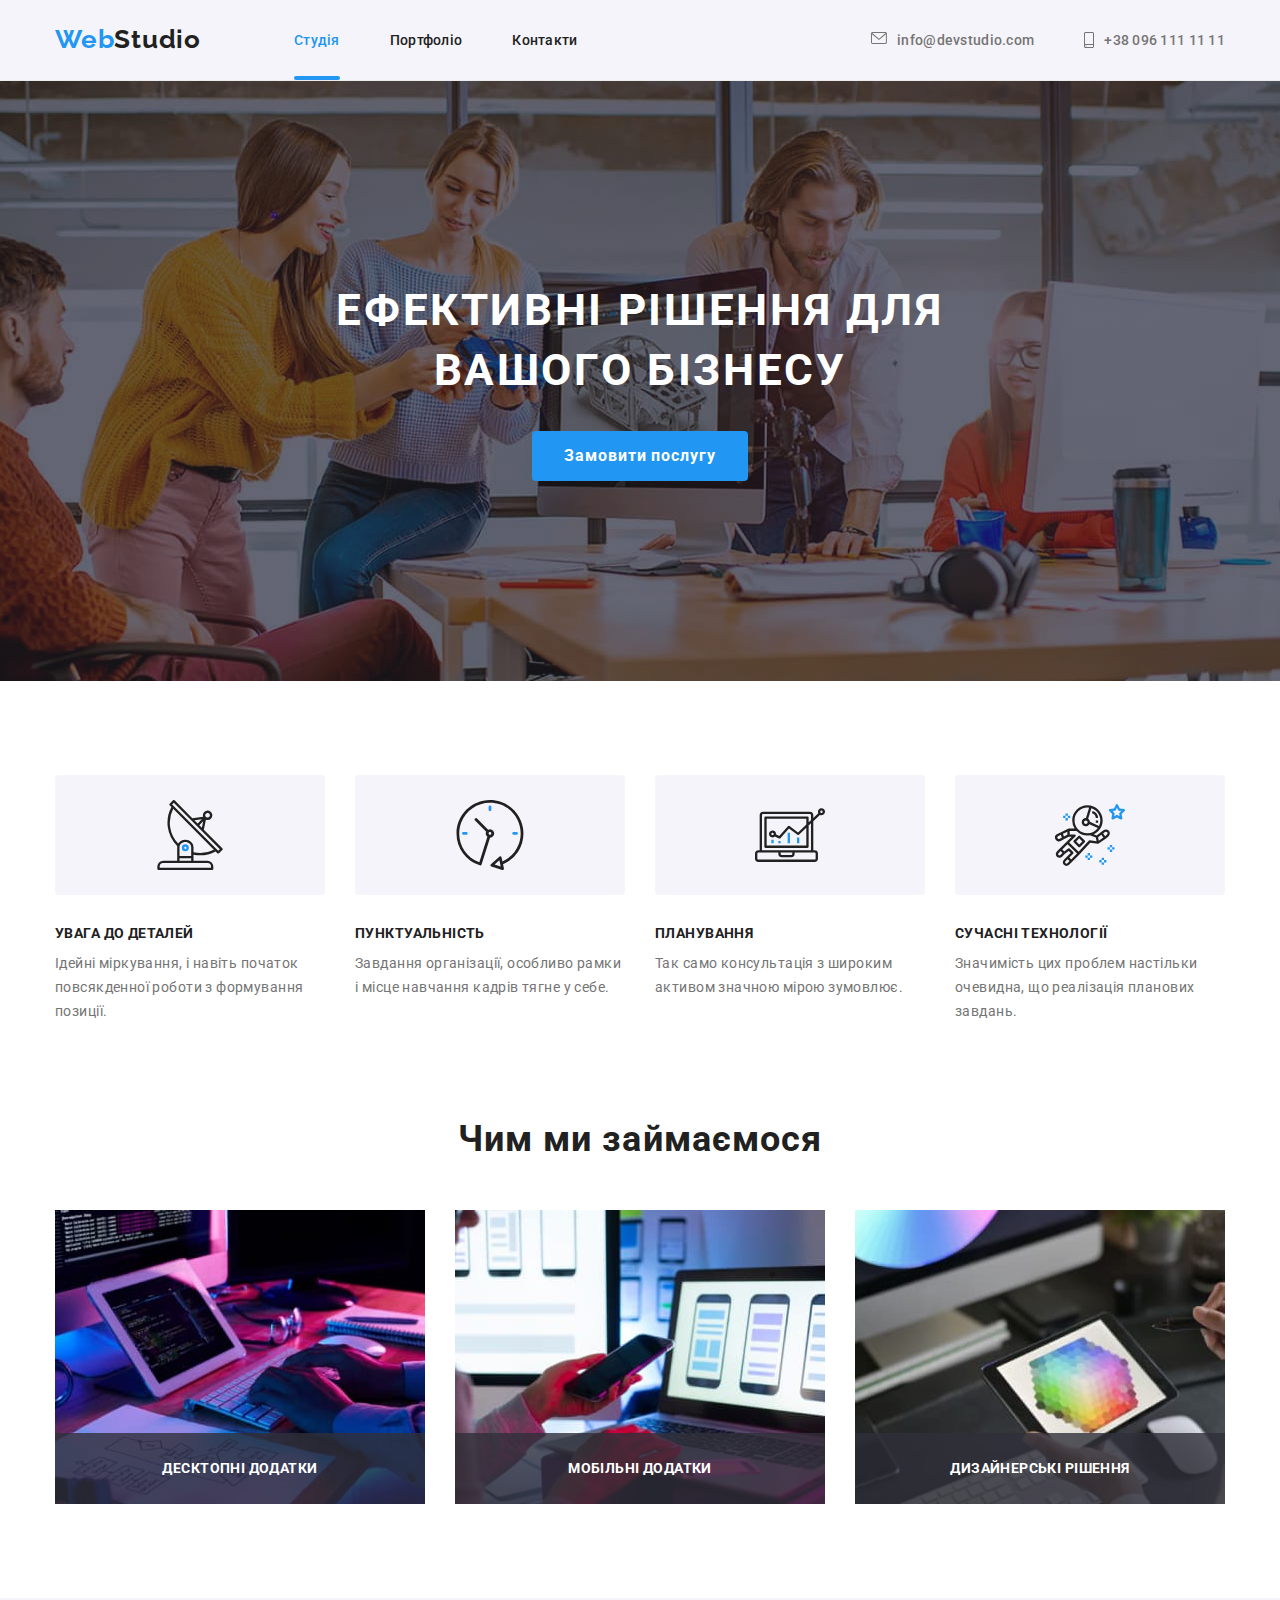
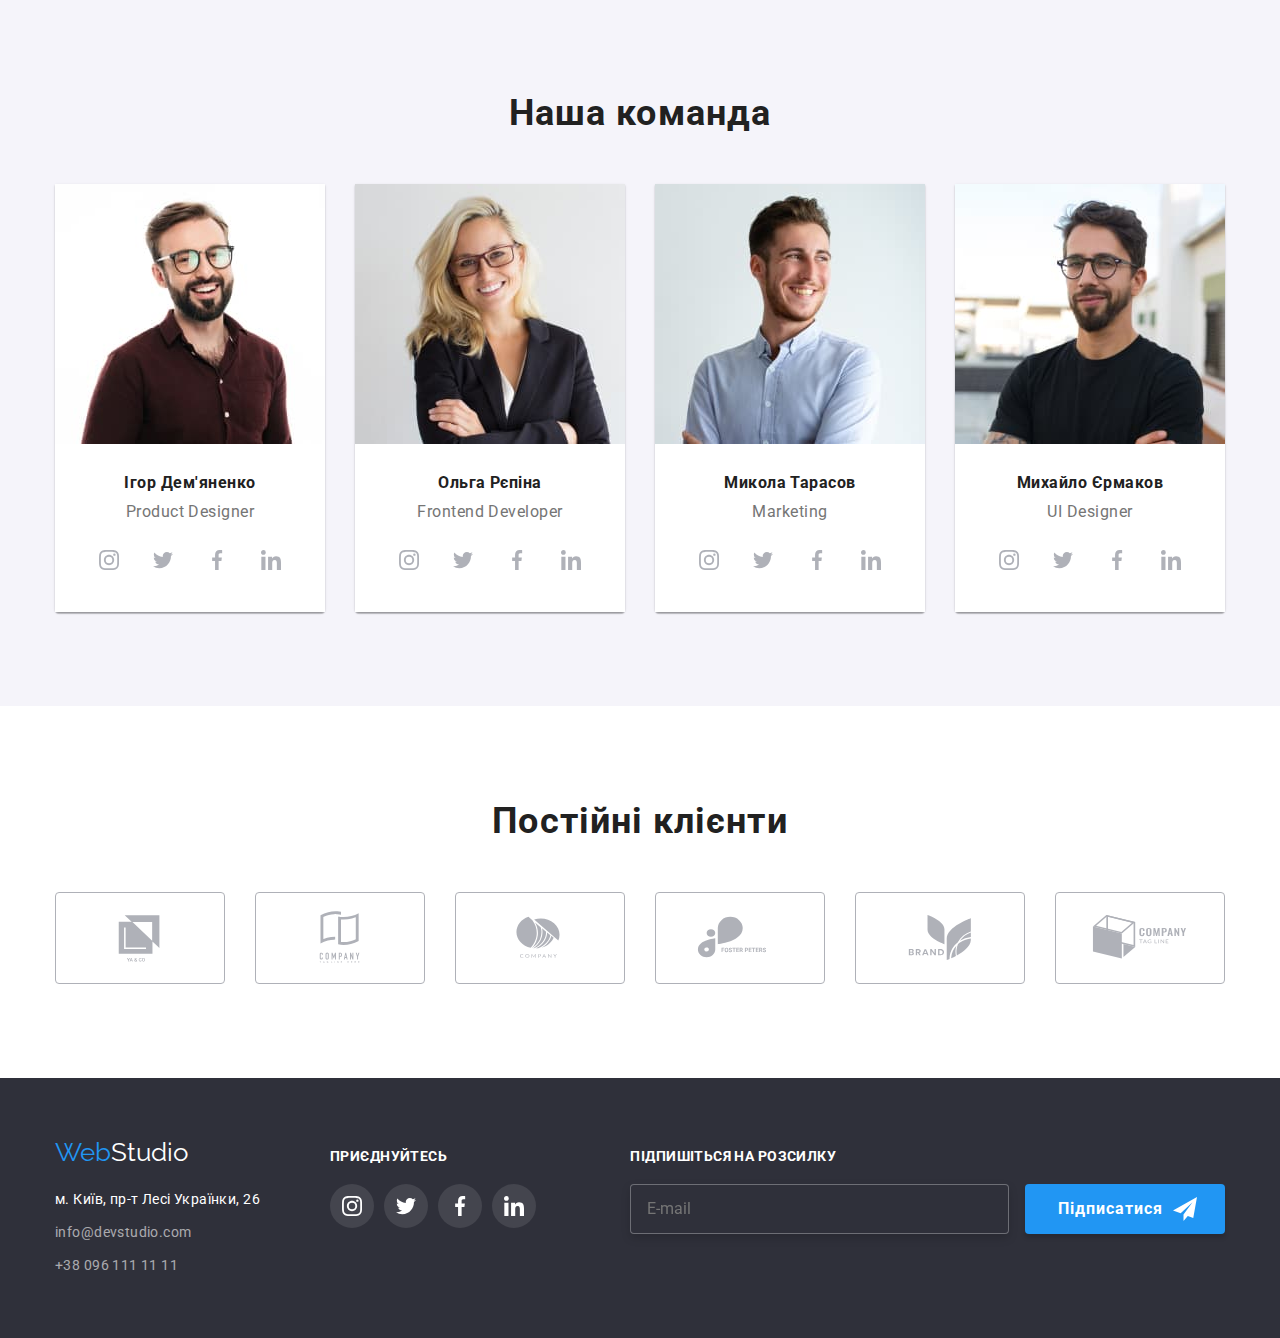
<file: index.html>
<!DOCTYPE html>
<html lang="uk">
  <head>
    <meta charset="UTF-8" />
    <meta http-equiv="X-UA-Compatible" content="IE=edge" />
    <meta name="viewport" content="width=device-width, initial-scale=1.0" />
    <title>WebStudio</title>
    <link rel="preconnect" href="https://fonts.googleapis.com" />
    <link rel="preconnect" href="https://fonts.gstatic.com" crossorigin />
    <link
      rel="stylesheet"
      href="https://cdnjs.cloudflare.com/ajax/libs/modern-normalize/1.0.0/modern-normalize.min.css"
    />
    <link
      href="https://fonts.googleapis.com/css2?family=Raleway:wght@700&family=Roboto:wght@400;500;700;900&display=swap"
      rel="stylesheet"
    />
    <link rel="stylesheet" href="CSS/style.css" />
  </head>
  <body>
    <header class="header">
      <div class="container container-head">
        <nav class="nav">
          <a href="./index.html" class="logo"
            ><span class="logo-web">Web</span>Studio</a
          >
          <ul class="site-nav">
            <li class="site-nav-link">
              <a href="./index.html" class="nav-link current">Студія</a>
            </li>
            <li class="site-nav-link">
              <a href="./portfolio.html" class="nav-link">Портфоліо</a>
            </li>
            <li class="site-nav-link">
              <a href="#" class="nav-link">Контакти</a>
            </li>
          </ul>
        </nav>
        <ul class="contacts">
          <li class="contact-item">
            <a href="mailto:info@devstudio.com" class="nav-link contact"
              ><svg class="contact-icon" width="16" height="12">
                <use href="./images/icons.svg#icon-mail"></use>
              </svg>
              info@devstudio.com</a
            >
          </li>
          <li class="contact-item">
            <a href="tel:+380961111111" class="nav-link contact"
              ><svg class="contact-icon" width="10" height="16">
                <use href="./images/icons.svg#icon-smartphone"></use>
              </svg>
              +38 096 111 11 11</a
            >
          </li>
        </ul>
      </div>
    </header>
    <main>
      <section class="hat">
        <div class="container hat-container">
          <h1 class="hat-header">Ефективні рішення для вашого бізнесу</h1>
          <button class="place-order" type="button" data-modal-open>
            Замовити послугу
          </button>
          <div class="backdrop is-hidden" data-modal>
            <div class="modal">
              <button class="modal-close" data-modal-close>
                <svg class="modal-close-icon" width="18" height="18">
                  <use href="./images/icons.svg#icon-close"></use>
                </svg>
              </button>
              <div class="modal-inputs-container">
                <form name="modal-form" autocomplete="on" class="modal-form">
                  <fieldset class="modal-fieldset">
                    <legend class="modal-legend">
                      Залиште свої дані, ми вам передзвонимо
                    </legend>

                    <label for="modal-name-input">Ім'я</label>
                    <div class="input-box">
                      <input
                        class="input-modal"
                        type="text"
                        name="username"
                        placeholder=""
                        id="modal-name-input"
                      />
                      <svg class="modal-icon" width="18" height="18">
                        <use href="images/icons.svg#icon-person-black"></use>
                      </svg>
                    </div>
                    <label for="modal-tel-input">Телефон</label>
                    <div class="input-box">
                      <input
                        class="input-modal"
                        type="tel"
                        name="tel"
                        placeholder=""
                        id="modal-tel-input"
                      />
                      <svg class="modal-icon" width="18" height="18">
                        <use href="images/icons.svg#icon-phone-black"></use>
                      </svg>
                    </div>
                    <label for="modal-email-input">Пошта</label>
                    <div class="input-box">
                      <input
                        class="input-modal"
                        type="email"
                        name="email"
                        placeholder=""
                        id="modal-email-input"
                      />
                      <svg class="modal-icon" width="18" height="18">
                        <use href="images/icons.svg#icon-email-black"></use>
                      </svg>
                    </div>
                    <label>
                      Коментар
                      <textarea
                        class="modal-textarea input-modal"
                        name="textarea"
                        id=""
                        rows="7"
                        placeholder="Введіть текст"
                      ></textarea>
                    </label>
                  </fieldset>
                  <label class="modal-check-option">
                    <input type="checkbox" class="modal-check-input" />
                    <span class="modal-check-box"></span>
                    Погоджуюся з розсилкою та приймаю
                    <span class="modal-check-text">Умови договору</span>
                  </label>
                  <button class="modal-send" type="submit">Відправити</button>
                </form>
              </div>
            </div>
          </div>
        </div>
      </section>
      <section class="section">
        <div class="container">
          <h2 class="visually-hidden">Наші перваги</h2>
          <ul class="benefits">
            <li class="benefits-item antenna">
              <div class="benefits-icon-container">
                <svg class="benefits-icon" width="70" height="70">
                  <use href="./images/icons.svg#icon-antenna"></use>
                </svg>
              </div>
              <h3 class="benefits-header">Увага до деталей</h3>
              <p class="benefits-text">
                Ідейні міркування, і навіть початок повсякденної роботи з
                формування позиції.
              </p>
            </li>
            <li class="benefits-item clock">
              <div class="benefits-icon-container">
                <svg class="benefits-icon" width="70" height="70">
                  <use href="./images/icons.svg#icon-clock"></use>
                </svg>
              </div>
              <h3 class="benefits-header">Пунктуальність</h3>
              <p class="benefits-text">
                Завдання організації, особливо рамки і місце навчання кадрів
                тягне у себе.
              </p>
            </li>
            <li class="benefits-item diagram">
              <div class="benefits-icon-container">
                <svg class="benefits-icon" width="70" height="70">
                  <use href="./images/icons.svg#icon-diagram"></use>
                </svg>
              </div>
              <h3 class="benefits-header">Планування</h3>
              <p class="benefits-text">
                Так само консультація з широким активом значною мірою зумовлює.
              </p>
            </li>
            <li class="benefits-item astronaut">
              <div class="benefits-icon-container">
                <svg class="benefits-icon" width="70" height="70">
                  <use href="./images/icons.svg#icon-astronaut"></use>
                </svg>
              </div>
              <h3 class="benefits-header">Сучасні технології</h3>
              <p class="benefits-text">
                Значимість цих проблем настільки очевидна, що реалізація
                планових завдань.
              </p>
            </li>
          </ul>
        </div>
      </section>
      <section class="section todo">
        <div class="container">
          <h2 class="header-second">Чим ми займаємося</h2>
          <ul class="we-do">
            <li>
              <div class="we-do-thumb">
                <img
                  src="images/what_we_doing.jpg"
                  alt="робота за планшетом та комп'ютером"
                  width="370"
                  class="we-do-img"
                />
                <p class="we-do-text">Десктопні додатки</p>
              </div>
            </li>
            <li>
              <div class="we-do-thumb">
                <img
                  src="images/wat_we_doing_2.jpg"
                  alt="робота за ноутбуком та телефоном"
                  width="370"
                  class="we-do-img"
                />
                <p class="we-do-text">Мобільні додатки</p>
              </div>
            </li>
            <li>
              <div class="we-do-thumb">
                <img
                  src="images/wat_we_doing_3.jpg"
                  alt="робота за планшетом"
                  width="370"
                  class="we-do-img"
                />
                <p class="we-do-text">Дизайнерські рішення</p>
              </div>
            </li>
          </ul>
        </div>
      </section>
      <section class="team-section section">
        <div class="container">
          <h2 class="header-second">Наша команда</h2>
          <ul class="team">
            <li class="team-item">
              <img
                class="team-img"
                src="images/igor_demyanenko.jpg"
                alt="Фото Ігора Демяненка"
                width="270"
              />
              <div class="team-description">
                <h3 class="team-header">Ігор Дем'яненко</h3>
                <p class="team-text">Product Designer</p>
                <ul class="soc-list">
                  <li class="soc-item">
                    <a href="" class="soc-link"
                      ><svg class="soc-icon" width="20" height="20">
                        <use href="./images/icons.svg#icon-instagram"></use>
                      </svg>
                    </a>
                  </li>
                  <li class="soc-item">
                    <a href="" class="soc-link"
                      ><svg class="soc-icon" width="20" height="20">
                        <use href="./images/icons.svg#icon-twitter"></use>
                      </svg>
                    </a>
                  </li>
                  <li class="soc-item">
                    <a href="" class="soc-link"
                      ><svg class="soc-icon" width="20" height="20">
                        <use href="./images/icons.svg#icon-facebook"></use>
                      </svg>
                    </a>
                  </li>
                  <li class="soc-item">
                    <a href="" class="soc-link"
                      ><svg class="soc-icon" width="20" height="20">
                        <use href="./images/icons.svg#icon-linkedin"></use>
                      </svg>
                    </a>
                  </li>
                </ul>
              </div>
            </li>
            <li class="team-item">
              <img
                class="team-img"
                src="images/olg_repina.jpg"
                alt="Фото Ольги Рєпіної"
                width="270"
              />
              <div class="team-description">
                <h3 class="team-header">Ольга Рєпіна</h3>
                <p class="team-text">Frontend Developer</p>
                <ul class="soc-list">
                  <li class="soc-item">
                    <a href="" class="soc-link"
                      ><svg class="soc-icon" width="20" height="20">
                        <use href="./images/icons.svg#icon-instagram"></use>
                      </svg>
                    </a>
                  </li>
                  <li class="soc-item">
                    <a href="" class="soc-link"
                      ><svg class="soc-icon" width="20" height="20">
                        <use href="./images/icons.svg#icon-twitter"></use>
                      </svg>
                    </a>
                  </li>
                  <li class="soc-item">
                    <a href="" class="soc-link"
                      ><svg class="soc-icon" width="20" height="20">
                        <use href="./images/icons.svg#icon-facebook"></use>
                      </svg>
                    </a>
                  </li>
                  <li class="soc-item">
                    <a href="" class="soc-link"
                      ><svg class="soc-icon" width="20" height="20">
                        <use href="./images/icons.svg#icon-linkedin"></use>
                      </svg>
                    </a>
                  </li>
                </ul>
              </div>
            </li>
            <li class="team-item">
              <img
                class="team-img"
                src="images/mykola_tarasov.jpg"
                alt="Фото Миколи Тарасоа"
                width="270"
              />
              <div class="team-description">
                <h3 class="team-header">Микола Тарасов</h3>
                <p class="team-text">Marketing</p>
                <ul class="soc-list">
                  <li class="soc-item">
                    <a href="" class="soc-link"
                      ><svg class="soc-icon" width="20" height="20">
                        <use href="./images/icons.svg#icon-instagram"></use>
                      </svg>
                    </a>
                  </li>
                  <li class="soc-item">
                    <a href="" class="soc-link"
                      ><svg class="soc-icon" width="20" height="20">
                        <use href="./images/icons.svg#icon-twitter"></use>
                      </svg>
                    </a>
                  </li>
                  <li class="soc-item">
                    <a href="" class="soc-link"
                      ><svg class="soc-icon" width="20" height="20">
                        <use href="./images/icons.svg#icon-facebook"></use>
                      </svg>
                    </a>
                  </li>
                  <li class="soc-item">
                    <a href="" class="soc-link"
                      ><svg class="soc-icon" width="20" height="20">
                        <use href="./images/icons.svg#icon-linkedin"></use>
                      </svg>
                    </a>
                  </li>
                </ul>
              </div>
            </li>
            <li class="team-item">
              <img
                class="team-img"
                src="images/mikhaylo_yermakov.jpg"
                alt="Фото Михайла Єрмакова"
                width="270"
              />
              <div class="team-description">
                <h3 class="team-header">Михайло Єрмаков</h3>
                <p class="team-text">UI Designer</p>
                <ul class="soc-list">
                  <li class="soc-item">
                    <a href="" class="soc-link"
                      ><svg class="soc-icon" width="20" height="20">
                        <use href="./images/icons.svg#icon-instagram"></use>
                      </svg>
                    </a>
                  </li>
                  <li class="soc-item">
                    <a href="" class="soc-link"
                      ><svg class="soc-icon" width="20" height="20">
                        <use href="./images/icons.svg#icon-twitter"></use>
                      </svg>
                    </a>
                  </li>
                  <li class="soc-item">
                    <a href="" class="soc-link"
                      ><svg class="soc-icon" width="20" height="20">
                        <use href="./images/icons.svg#icon-facebook"></use>
                      </svg>
                    </a>
                  </li>
                  <li class="soc-item">
                    <a href="" class="soc-link"
                      ><svg class="soc-icon" width="20" height="20">
                        <use href="./images/icons.svg#icon-linkedin"></use>
                      </svg>
                    </a>
                  </li>
                </ul>
              </div>
            </li>
          </ul>
        </div>
      </section>
      <section class="section">
        <div class="container">
          <h2 class="header-second">Постійні клієнти</h2>
          <ul class="clients-list">
            <li class="clients-item">
              <a href="" class="clients-link">
                <svg class="clients-icon" width="106" height="60">
                  <use href="./images/icons.svg#icon-yaco"></use>
                </svg>
              </a>
            </li>
            <li class="clients-item">
              <a href="" class="clients-link">
                <svg class="clients-icon" width="106" height="60">
                  <use href="./images/icons.svg#icon-tagline"></use>
                </svg>
              </a>
            </li>
            <li class="clients-item">
              <a href="" class="clients-link">
                <svg class="clients-icon" width="106" height="60">
                  <use href="./images/icons.svg#icon-company"></use>
                </svg>
              </a>
            </li>
            <li class="clients-item">
              <a href="" class="clients-link">
                <svg class="clients-icon" width="106" height="60">
                  <use href="./images/icons.svg#icon-foster"></use>
                </svg>
              </a>
            </li>
            <li class="clients-item">
              <a href="" class="clients-link">
                <svg class="clients-icon" width="106" height="60">
                  <use href="./images/icons.svg#icon-brand"></use>
                </svg>
              </a>
            </li>
            <li class="clients-item">
              <a href="" class="clients-link">
                <svg class="clients-icon" width="106" height="60">
                  <use href="./images/icons.svg#icon-TAG"></use>
                </svg>
              </a>
            </li>
          </ul>
        </div>
      </section>
    </main>

    <footer>
      <div class="container footer-container">
        <div class="footer-links">
          <a href="./index.html" class="logo-bot"
            ><span class="logo-web">Web</span>Studio</a
          >
          <address>
            <ul class="address-table">
              <li class="address-item">
                <a
                  class="adres address-link"
                  href="https://www.google.com/maps/place/%D0%B1%D1%83%D0%BB%D1%8C%D0%B2%D0%B0%D1%80+%D0%9B%D0%B5%D1%81%D1%96+%D0%A3%D0%BA%D1%80%D0%B0%D1%97%D0%BD%D0%BA%D0%B8,+26,+%D0%9A%D0%B8%D1%97%D0%B2,+02000/@50.4265807,30.5383858,17z/data=!3m1!4b1!4m5!3m4!1s0x40d4cf0e033ecbe9:0x57a4dffefec77da0!8m2!3d50.4265807!4d30.5383858"
                  target="_blank"
                  >м. Київ, пр-т Лесі Українки, 26</a
                >
              </li>
              <li class="address-item">
                <a href="mailto:info@devstudio.com" class="address-link"
                  >info@devstudio.com</a
                >
              </li>
              <li class="address-item">
                <a href="tel:+380961111111" class="address-link"
                  >+38 096 111 11 11</a
                >
              </li>
            </ul>
          </address>
        </div>
        <div class="footer-soc-links-container">
          <p class="footer-soc-links-header">Приєднуйтесь</p>
          <ul class="footer-soc-list">
            <li class="footer-soc-item">
              <a href="" class="footer-soc-link"
                ><svg class="footer-soc-icon" width="20" height="20">
                  <use href="./images/icons.svg#icon-instagram"></use>
                </svg>
              </a>
            </li>
            <li class="footer-soc-item">
              <a href="" class="footer-soc-link"
                ><svg class="footer-soc-icon" width="20" height="20">
                  <use href="./images/icons.svg#icon-twitter"></use>
                </svg>
              </a>
            </li>
            <li class="footer-soc-item">
              <a href="" class="footer-soc-link"
                ><svg class="footer-soc-icon" width="20" height="20">
                  <use href="./images/icons.svg#icon-facebook"></use>
                </svg>
              </a>
            </li>
            <li class="footer-soc-item">
              <a href="" class="footer-soc-link"
                ><svg class="footer-soc-icon" width="20" height="20">
                  <use href="./images/icons.svg#icon-linkedin"></use>
                </svg>
              </a>
            </li>
          </ul>
        </div>
        <div class="footer-mailing-container">
          <form name="mailing-form" autocomplete="on">
            <label for="footer-mailing-form">
              <p class="footer-mailing-header">Підпишіться на розсилку</p>
            </label>
            <input
              type="email"
              name="email"
              placeholder="E-mail"
              id="footer-mailing-form"
            />
            <button type="submit" class="footer-mailing-submit">
              <span>Підписатися</span>
              <span class="icon-send-container">
                <svg class="icon-send" width="24" height="24">
                  <use href="images/icons.svg#icon-send"></use>
                </svg>
              </span>
            </button>
          </form>
        </div>
      </div>
    </footer>
    <script src="./js/modal.js"></script>
  </body>
</html>
</file>
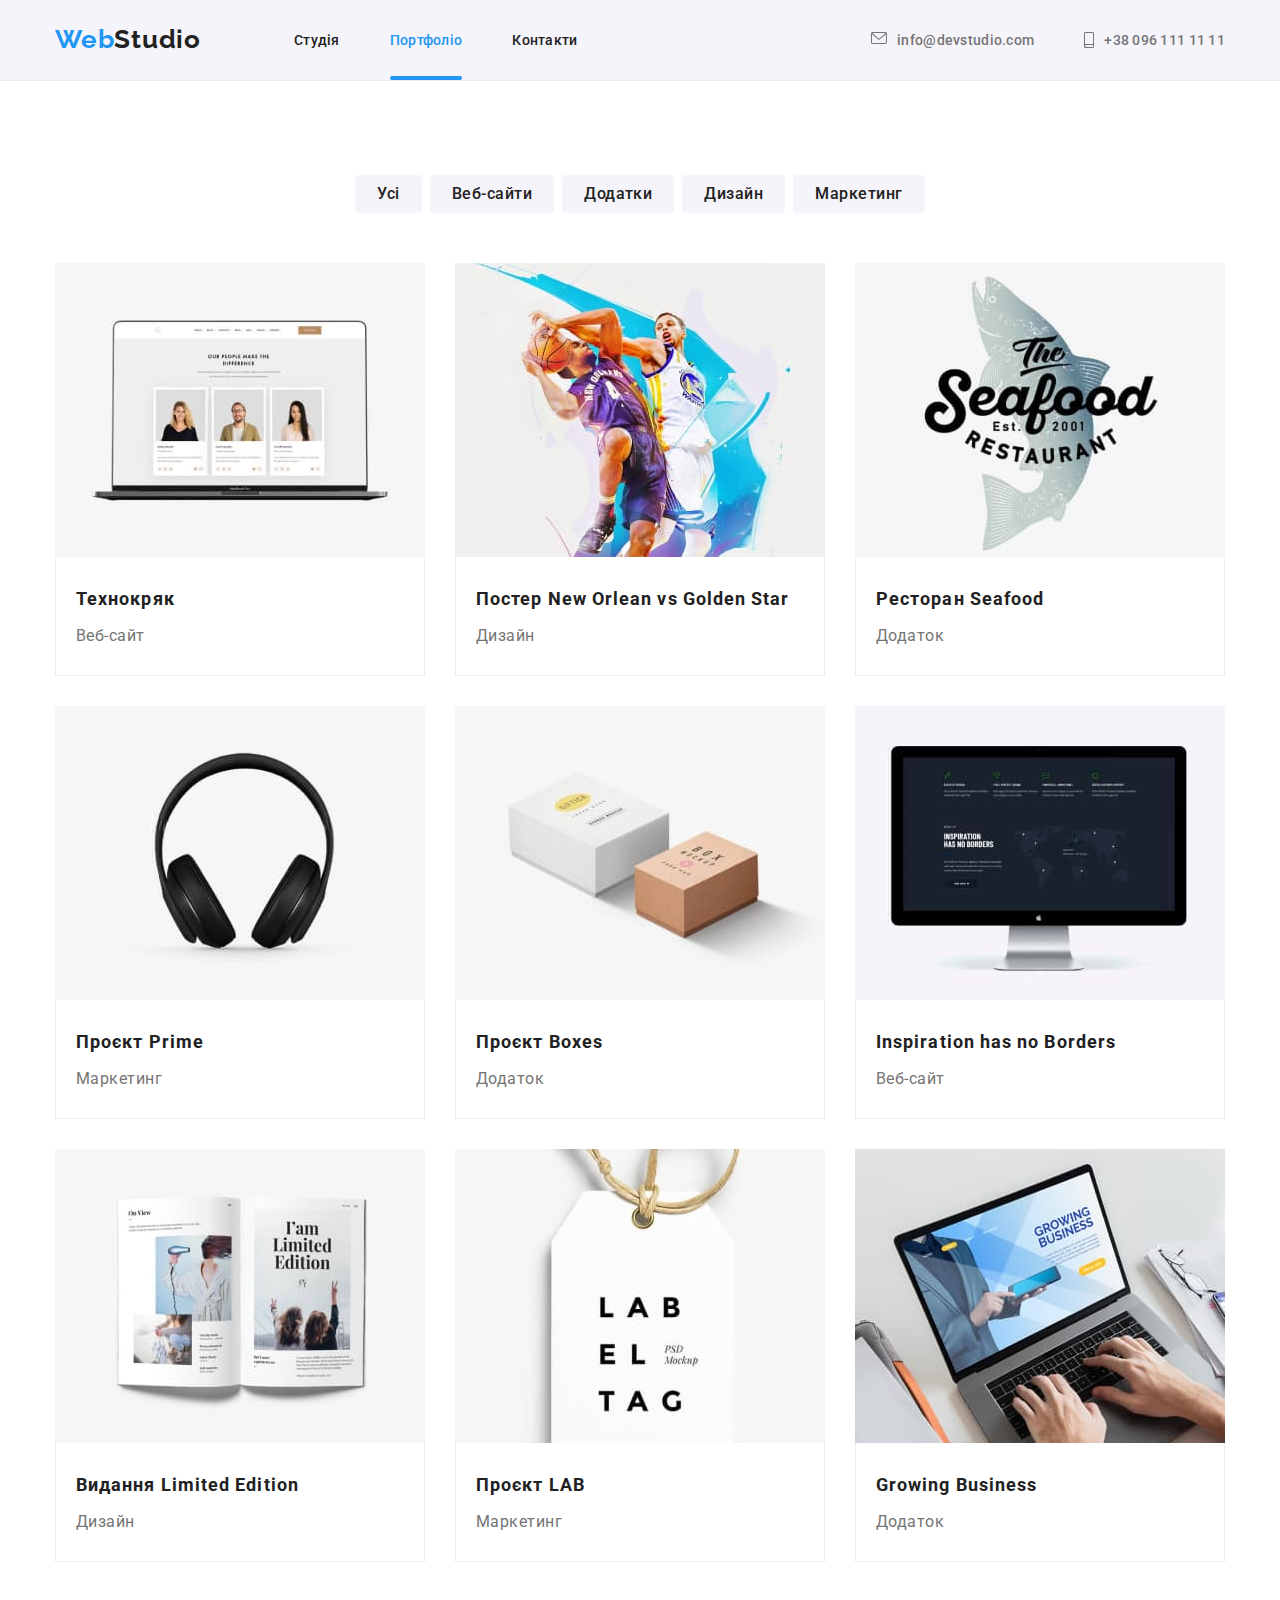
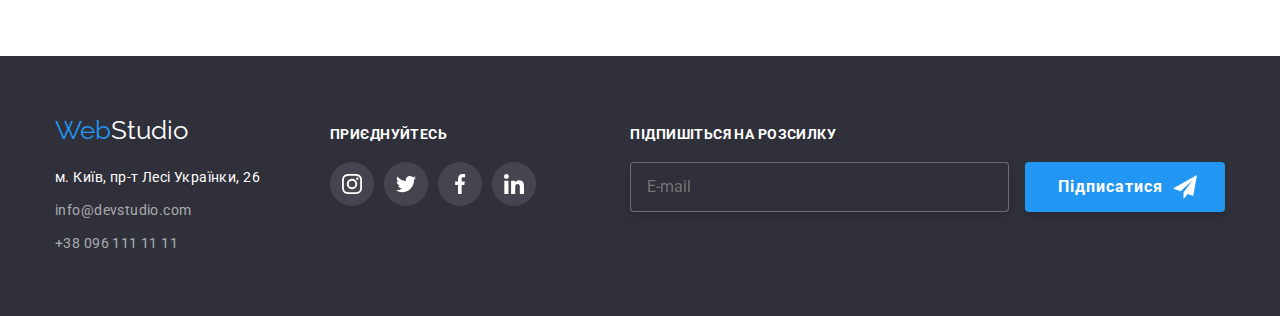
<file: portfolio.html>
<!DOCTYPE html>
<html lang="uk">
  <head>
    <meta charset="UTF-8" />
    <meta http-equiv="X-UA-Compatible" content="IE=edge" />
    <meta name="viewport" content="width=device-width, initial-scale=1.0" />
    <title>WebStudio</title>
    <link rel="preconnect" href="https://fonts.googleapis.com" />
    <link rel="preconnect" href="https://fonts.gstatic.com" crossorigin />
    <link
      rel="stylesheet"
      href="https://cdnjs.cloudflare.com/ajax/libs/modern-normalize/1.0.0/modern-normalize.min.css"
    />
    <link
      href="https://fonts.googleapis.com/css2?family=Raleway:wght@700&family=Roboto:wght@400;500;700;900&display=swap"
      rel="stylesheet"
    />
    <link rel="stylesheet" href="CSS/style.css" />
  </head>
  <body>
    <header class="header">
      <div class="container container-head">
        <nav class="nav">
          <a href="./index.html" class="logo"
            ><span class="logo-web">Web</span>Studio</a
          >
          <ul class="site-nav">
            <li class="site-nav-link">
              <a href="./index.html" class="nav-link nav">Студія</a>
            </li>
            <li class="site-nav-link">
              <a href="./portfolio.html" class="nav-link current">Портфоліо</a>
            </li>
            <li class="site-nav-link">
              <a href="#" class="nav-link">Контакти</a>
            </li>
          </ul>
        </nav>
        <ul class="contacts">
          <li class="contact-item">
            <a href="mailto:info@devstudio.com" class="nav-link contact"
              ><svg class="contact-icon" width="16" height="12">
                <use href="./images/icons.svg#icon-mail"></use>
              </svg>
              info@devstudio.com</a
            >
          </li>
          <li class="contact-item">
            <a href="tel:+380961111111" class="nav-link contact"
              ><svg class="contact-icon" width="10" height="16">
                <use href="./images/icons.svg#icon-smartphone"></use>
              </svg>
              +38 096 111 11 11</a
            >
          </li>
        </ul>
      </div>
    </header>
    <main>
      <section class="section">
        <div class="container">
          <h1 class="visually-hidden">Наші роботи</h1>
          <ul class="filter">
            <li>
              <button type="button" class="filter-button filter-button-all">
                Усі
              </button>
            </li>
            <li>
              <button type="button" class="filter-button">Веб-сайти</button>
            </li>
            <li>
              <button type="button" class="filter-button">Додатки</button>
            </li>
            <li><button type="button" class="filter-button">Дизайн</button></li>
            <li>
              <button type="button" class="filter-button">Маркетинг</button>
            </li>
          </ul>
          <ul class="portfolio-works">
            <li class="portfolio-item">
              <a href="" class="portfolio-item-link">
                <div class="portfolio-image-box">
                  <img src="images/tekhnocrack.jpg" alt="Ноутбук" width="370" />
                  <div class="portfolio-image-overlay">
                    <p>
                      Ресурс пропонує комплексні пропозиції з різним рівнем
                      функціоналу та сервісів. Все це дозволить відвідувачу
                      отримати вичерпні відомості про компанію чи приватну
                      особу.
                    </p>
                  </div>
                </div>
                <div class="portfolio-description">
                  <h2 class="portfolio-works-header">Технокряк</h2>
                  <p class="portfolio-works-text">Веб-сайт</p>
                </div>
              </a>
            </li>
            <li class="portfolio-item">
              <a href="" class="portfolio-item-link">
                <div class="portfolio-image-box">
                  <img
                    src="images/New-Orlean-vs-Golden-Star.jpg"
                    alt="Два баскетболіста"
                    width="370"
                  />
                  <div class="portfolio-image-overlay">
                    <p>
                      Ресурс пропонує комплексні пропозиції з різним рівнем
                      функціоналу та сервісів. Все це дозволить відвідувачу
                      отримати вичерпні відомості про компанію чи приватну
                      особу.
                    </p>
                  </div>
                </div>

                <div class="portfolio-description">
                  <h2 class="portfolio-works-header">
                    Постер New Orlean vs Golden Star
                  </h2>
                  <p class="portfolio-works-text">Дизайн</p>
                </div>
              </a>
            </li>
            <li class="portfolio-item">
              <a href="" class="portfolio-item-link">
                <div class="portfolio-image-box">
                  <img
                    src="images/Seafood.jpg"
                    alt="Риба і надпис"
                    width="370"
                  />
                  <div class="portfolio-image-overlay">
                    <p>
                      Ресурс пропонує комплексні пропозиції з різним рівнем
                      функціоналу та сервісів. Все це дозволить відвідувачу
                      отримати вичерпні відомості про компанію чи приватну
                      особу.
                    </p>
                  </div>
                </div>

                <div class="portfolio-description">
                  <h2 class="portfolio-works-header">Ресторан Seafood</h2>
                  <p class="portfolio-works-text">Додаток</p>
                </div>
              </a>
            </li>
            <li class="portfolio-item">
              <a href="" class="portfolio-item-link">
                <div class="portfolio-image-box">
                  <img src="images/Prime.jpg" alt="Навушники" width="370" />
                  <div class="portfolio-image-overlay">
                    <p>
                      Ресурс пропонує комплексні пропозиції з різним рівнем
                      функціоналу та сервісів. Все це дозволить відвідувачу
                      отримати вичерпні відомості про компанію чи приватну
                      особу.
                    </p>
                  </div>
                </div>

                <div class="portfolio-description">
                  <h2 class="portfolio-works-header">Проєкт Prime</h2>
                  <p class="portfolio-works-text">Маркетинг</p>
                </div>
              </a>
            </li>
            <li class="portfolio-item">
              <a href="" class="portfolio-item-link">
                <div class="portfolio-image-box">
                  <img src="images/Boxes.jpg" alt="Дві коробки" width="370" />
                  <div class="portfolio-image-overlay">
                    <p>
                      Ресурс пропонує комплексні пропозиції з різним рівнем
                      функціоналу та сервісів. Все це дозволить відвідувачу
                      отримати вичерпні відомості про компанію чи приватну
                      особу.
                    </p>
                  </div>
                </div>

                <div class="portfolio-description">
                  <h2 class="portfolio-works-header">Проєкт Boxes</h2>
                  <p class="portfolio-works-text">Додаток</p>
                </div>
              </a>
            </li>
            <li class="portfolio-item">
              <a href="" class="portfolio-item-link">
                <div class="portfolio-image-box">
                  <img
                    src="images/Inspiration-has-no-Borders.jpg"
                    alt="Монітор"
                    width="370"
                  />
                  <div class="portfolio-image-overlay">
                    <p>
                      Ресурс пропонує комплексні пропозиції з різним рівнем
                      функціоналу та сервісів. Все це дозволить відвідувачу
                      отримати вичерпні відомості про компанію чи приватну
                      особу.
                    </p>
                  </div>
                </div>

                <div class="portfolio-description">
                  <h2 class="portfolio-works-header">
                    Inspiration has no Borders
                  </h2>
                  <p class="portfolio-works-text">Веб-сайт</p>
                </div>
              </a>
            </li>
            <li class="portfolio-item">
              <a href="" class="portfolio-item-link">
                <div class="portfolio-image-box">
                  <img
                    src="images/Limited-Edition.jpg"
                    alt="Розгорнута книга"
                    width="370"
                  />
                  <div class="portfolio-image-overlay">
                    <p>
                      Ресурс пропонує комплексні пропозиції з різним рівнем
                      функціоналу та сервісів. Все це дозволить відвідувачу
                      отримати вичерпні відомості про компанію чи приватну
                      особу.
                    </p>
                  </div>
                </div>

                <div class="portfolio-description">
                  <h2 class="portfolio-works-header">
                    Видання Limited Edition
                  </h2>
                  <p class="portfolio-works-text">Дизайн</p>
                </div>
              </a>
            </li>
            <li class="portfolio-item">
              <a href="" class="portfolio-item-link">
                <div class="portfolio-image-box">
                  <img src="images/LAB.jpg" alt="Бірка з написом" width="370" />
                  <div class="portfolio-image-overlay">
                    <p>
                      Ресурс пропонує комплексні пропозиції з різним рівнем
                      функціоналу та сервісів. Все це дозволить відвідувачу
                      отримати вичерпні відомості про компанію чи приватну
                      особу.
                    </p>
                  </div>
                </div>

                <div class="portfolio-description">
                  <h2 class="portfolio-works-header">Проєкт LAB</h2>
                  <p class="portfolio-works-text">Маркетинг</p>
                </div>
              </a>
            </li>
            <li class="portfolio-item">
              <a href="" class="portfolio-item-link">
                <div class="portfolio-image-box">
                  <img
                    src="images/Growing-Business.jpg"
                    alt="Робота за ноутбуком"
                    width="370"
                  />
                  <div class="portfolio-image-overlay">
                    <p>
                      Ресурс пропонує комплексні пропозиції з різним рівнем
                      функціоналу та сервісів. Все це дозволить відвідувачу
                      отримати вичерпні відомості про компанію чи приватну
                      особу.
                    </p>
                  </div>
                </div>

                <div class="portfolio-description">
                  <h2 class="portfolio-works-header">Growing Business</h2>
                  <p class="portfolio-works-text">Додаток</p>
                </div>
              </a>
            </li>
          </ul>
        </div>
      </section>
    </main>

    <footer>
      <div class="container footer-container">
        <div class="footer-links">
          <a href="./index.html" class="logo-bot"
            ><span class="logo-web">Web</span>Studio</a
          >
          <address>
            <ul class="address-table">
              <li class="address-item">
                <a
                  class="adres address-link"
                  href="https://www.google.com/maps/place/%D0%B1%D1%83%D0%BB%D1%8C%D0%B2%D0%B0%D1%80+%D0%9B%D0%B5%D1%81%D1%96+%D0%A3%D0%BA%D1%80%D0%B0%D1%97%D0%BD%D0%BA%D0%B8,+26,+%D0%9A%D0%B8%D1%97%D0%B2,+02000/@50.4265807,30.5383858,17z/data=!3m1!4b1!4m5!3m4!1s0x40d4cf0e033ecbe9:0x57a4dffefec77da0!8m2!3d50.4265807!4d30.5383858"
                  target="_blank"
                  >м. Київ, пр-т Лесі Українки, 26</a
                >
              </li>
              <li class="address-item">
                <a href="mailto:info@devstudio.com" class="address-link"
                  >info@devstudio.com</a
                >
              </li>
              <li class="address-item">
                <a href="tel:+380961111111" class="address-link"
                  >+38 096 111 11 11</a
                >
              </li>
            </ul>
          </address>
        </div>
        <div class="footer-soc-links-container">
          <h3 class="footer-soc-links-header">Приєднуйтесь</h3>
          <ul class="footer-soc-list">
            <li class="footer-soc-item">
              <a href="" class="footer-soc-link"
                ><svg class="footer-soc-icon" width="20" height="20">
                  <use href="./images/icons.svg#icon-instagram"></use>
                </svg>
              </a>
            </li>
            <li class="footer-soc-item">
              <a href="" class="footer-soc-link"
                ><svg class="footer-soc-icon" width="20" height="20">
                  <use href="./images/icons.svg#icon-twitter"></use>
                </svg>
              </a>
            </li>
            <li class="footer-soc-item">
              <a href="" class="footer-soc-link"
                ><svg class="footer-soc-icon" width="20" height="20">
                  <use href="./images/icons.svg#icon-facebook"></use>
                </svg>
              </a>
            </li>
            <li class="footer-soc-item">
              <a href="" class="footer-soc-link"
                ><svg class="footer-soc-icon" width="20" height="20">
                  <use href="./images/icons.svg#icon-linkedin"></use>
                </svg>
              </a>
            </li>
          </ul>
        </div>
        <div class="footer-mailing-container">
          <form name="mailing-form" autocomplete="on">
            <label for="footer-mailing-form">
              <p class="footer-mailing-header">Підпишіться на розсилку</p>
            </label>
            <input
              type="email"
              name="email"
              placeholder="E-mail"
              id="footer-mailing-form"
            />
            <button type="submit" class="footer-mailing-submit">
              <span>Підписатися</span>
              <span class="icon-send-container">
                <svg class="icon-send" width="24" height="24">
                  <use href="images/icons.svg#icon-send"></use>
                </svg>
              </span>
            </button>
          </form>
        </div>
      </div>
    </footer>
  </body>
</html>
</file>
<file: CSS/style.css>
:root {
  --brand-color-black: #212121;
  --brand-color-blue: #2196f3;
  --brand-color-gray: #757575;
  --brand-color-white: white;
  --brand-color-dark-blue: #188ce8;
  --brand-color-transparent-gray: rgba(255, 255, 255, 0.6);
  --brand-icons-gray: #afb1b8;
  --brand-background-black: #2f303a;
  --brand-background-white: #f5f4fa;
  --brand-background-gray: rgba(255, 255, 255, 0.1);
  --brand-background-gray-lite: rgba(47, 48, 58, 0.8);
  --brand-background-blue: rgba(33, 150, 243, 0.9);
  --brand-background-overlay: rgba(0, 0, 0, 0.2);
  --brand-placeholder-gray: rgba(117, 117, 117, 0.5);
}
body {
  font-family: Roboto, sans-serif;
  color: var(--brand-color-black);
}
ul {
  list-style: none;
  padding-left: 0;
  margin: 0;
}
img {
  display: block;
  max-width: 100%;
  height: auto;
}
a {
  text-decoration: none;
}
.container {
  max-width: 1200px;
  margin: 0 auto;
  padding: 0 15px 0 15px;
}
.section {
  padding: 94px 0 94px 0;
}
header {
  border-bottom: 1px solid #ececec;
  position: sticky;
  top: 0;
  background-color: var(--brand-background-white);
  z-index: 10;
}
.logo {
  font-family: raleway, sans-serif;
  font-size: 26px;
  font-weight: 700;
  line-height: 1.173;
  color: var(--brand-color-black);
  text-decoration: none;
  letter-spacing: 0.03em;
  padding: 24px 0 25px;
  display: block;
}
.logo:focus,
.logo:hover {
  color: var(--brand-color-black);
}
.logo-web {
  color: var(--brand-color-blue);
}
.logo-bot {
  color: var(--brand-color-white);
  text-decoration: none;
  font-family: raleway, sans-serif;
  font-size: 26px;
  display: inline-block;
  margin-bottom: 20px;
}

.container-head {
  display: flex;
}
.nav {
  margin-right: auto;
  display: flex;
}

.nav-link {
  position: relative;
  color: var(--brand-color-black);
  text-decoration: none;
  font-size: 14px;
  line-height: 1.172;
  font-weight: 500;
  letter-spacing: 0.02em;
  display: flex;
  padding: 32px 0;
  transition-property: color;
  transition-duration: 250ms;
  transition-timing-function: cubic-bezier(0.4, 0, 0.2, 1);
}

.nav-link:focus,
.nav-link:hover {
  color: var(--brand-color-blue);
}
.nav-link.current {
  color: var(--brand-color-blue);
}

.nav-link.current::after {
  position: absolute;
  margin: 0 auto;
  bottom: 0;
  content: "";
  width: 100%;
  height: 4px;
  color: var(--brand-color-blue);
  background-color: var(--brand-color-blue);
  border-radius: 2px;
}

.site-nav {
  display: flex;
  margin-left: 93px;
  align-items: center;
}
.site-nav-link:nth-last-child(-n + 2) {
  margin-left: 50px;
}

.contacts {
  display: flex;
  align-items: center;
}
.contact {
  color: var(--brand-color-gray);
}

.contact-item:hover .contact-icon {
  fill: var(--brand-color-blue);
}
.contact:focus .contact-icon {
  fill: var(--brand-color-blue);
}

.contact-item {
  display: flex;
  align-items: center;
  transition-property: fill;
  transition-duration: 250ms;
  transition-timing-function: cubic-bezier(0.4, 0, 0.2, 1);
}
.contact-item:last-child {
  margin-left: 50px;
}
.contact-icon {
  fill: var(--brand-color-gray);
  margin-right: 10px;
  transition-property: fill;
  transition-duration: 250ms;
  transition-timing-function: cubic-bezier(0.4, 0, 0.2, 1);
}

.visually-hidden {
  position: absolute;
  white-space: nowrap;
  width: 1px;
  height: 1px;
  overflow: hidden;
  border: 0;
  padding: 0;
  clip: rect(0 0 0 0);
  clip-path: inset(50%);
  margin: -1px;
}
.hat {
  background-color: var(--brand-background-black);
  padding: 200px 0;
  max-width: 1600px;
  background-image: linear-gradient(
      to right,
      rgba(47, 48, 58, 0.4),
      rgba(47, 48, 58, 0.4)
    ),
    url(../images/hat-background.jpg);
  background-size: cover;
  background-position: center;
  margin: auto;
}
.hat-container {
  display: flex;
  flex-direction: column;
  align-items: center;
}
.hat-header {
  color: var(--brand-color-white);
  font-size: 44px;
  text-transform: uppercase;
  line-height: 1.363;
  letter-spacing: 0.06em;
  max-width: 696px;
  text-align: center;
  display: inline-block;
  margin: 0 0 30px 0;
}
.header-second {
  font-size: 36px;
  line-height: 1.171;
  letter-spacing: 0.03em;
  text-align: center;
  margin: 0 0 50px 0;
}
.place-order {
  color: var(--brand-color-white);
  font-size: 16px;
  font-weight: 700;
  background-color: var(--brand-color-blue);
  cursor: pointer;
  line-height: 1.875;
  letter-spacing: 0.06em;
  border-radius: 4px;
  border: none;
  width: 216px;
  height: 50px;
  display: inline-block;
  transition-property: background-color;
  transition-duration: 250ms;
  transition-timing-function: cubic-bezier(0.4, 0, 0.2, 1);
}
.place-order:hover {
  background-color: var(--brand-color-dark-blue);
}
.backdrop {
  position: fixed;
  top: 0;
  left: 0;
  width: 100%;
  height: 100%;
  z-index: 100;
  background-color: var(--brand-background-overlay);
  visibility: visible;
  opacity: 1;
  transition-property: opacity, visibility;
  transition-duration: 250ms;
  transition-timing-function: cubic-bezier(0.4, 0, 0.2, 1);
  transform: rotate(1turn);
}
.is-hidden {
  visibility: hidden;
  opacity: 0;
  pointer-events: none;
  transition-property: opacity, visibility;
  transition-duration: 250ms;
  transition-timing-function: cubic-bezier(0.4, 0, 0.2, 1);
}
.modal {
  width: 528px;
  height: 581px;
  background-color: var(--brand-color-white);
  position: absolute;
  top: 50%;
  left: 50%;
  transform: translate(-50%, -50%);
  padding: 40px;
}
.modal-close {
  position: absolute;
  display: flex;
  align-items: center;
  justify-content: center;
  top: 8px;
  right: 8px;
  width: 30px;
  height: 30px;
  background-color: var(--brand-color-white);
  border: 1px solid rgba(0, 0, 0, 0.1);
  border-radius: 50%;
  cursor: pointer;
}
.modal-close-icon:hover {
  fill: var(--brand-color-blue);
}
.modal-inputs-container {
}
.modal-form {
  display: flex;
  flex-direction: column;

  align-items: center;
}
.modal-legend {
  text-align: center;
  margin-bottom: 12px;
  font-weight: 700;
  font-size: 20px;
  line-height: 1.172;
  letter-spacing: 0.03em;
}
.modal-fieldset {
  margin: 0;
  padding: 0;
  display: flex;
  flex-direction: column;
  border: none;
  margin-bottom: 20px;
}
.modal-fieldset > label {
  color: var(--brand-color-gray);
  font-size: 12px;
  line-height: 14px;
  letter-spacing: 0.01em;
  margin-bottom: 4px;
}
.input-modal {
  display: block;
  height: 100%;
  width: 100%;
  outline: none;
  border: 1px solid rgba(33, 33, 33, 0.2);
  border-radius: 4px;
  padding: 0;
  padding-left: 42px;
  color: var(--brand-color-blue);
}
.input-modal:focus {
  border-color: var(--brand-color-blue);
}

.modal-textarea {
  padding: 11px 16px;
}
.input-box {
  position: relative;
  height: 40px;
  margin-bottom: 10px;
}
.modal-icon {
  position: absolute;
  left: 12px;
  top: 50%;
  transform: translateY(-50%);
  fill: var(--brand-color-black);
}
.input-modal:focus + .modal-icon {
  fill: var(--brand-color-blue);
}

#modal-name-input {
}
.modal-textarea {
  resize: none;
}
.modal-textarea::placeholder {
  color: var(--brand-placeholder-gray);
}
.modal-check {
  padding-left: 1.2em;
}
.modal-check-input {
  position: absolute;
  -webkit-appearance: none;
  -moz-appearance: none;
  appearance: none;
}
.modal-check-box {
  position: absolute;
  margin-left: -1.2em;
  width: 16px;
  height: 15px;
  background-image: url(../images/off.svg);
}
.modal-check-input:checked + .modal-check-box {
  background-image: url(../images/on.svg);
}
.modal-check-text {
  color: var(--brand-color-blue);
  text-decoration: underline;
}
.modal-send {
  font-weight: 700;
  line-height: 30px;
  letter-spacing: 0.06em;
  color: var(--brand-color-white);
  border: none;
  padding: 10px 52px;
  background: #188ce8;
  box-shadow: 0px 4px 4px rgba(0, 0, 0, 0.15);
  border-radius: 4px;
  margin-top: 30px;
  cursor: pointer;
}
.benefits {
  display: flex;
  justify-content: space-between;
}
.benefits-item {
  max-width: 270px;
}
.benefits-icon-container {
  display: flex;
  height: 120px;
  border-radius: 4px;
  background-color: var(--brand-background-white);
  justify-content: center;
  align-items: center;
  margin-bottom: 30px;
}

.benefits-header {
  font-size: 14px;
  text-transform: uppercase;
  line-height: 1.172;
  letter-spacing: 0.03em;
  margin: 0 0 10px 0;
}
.benefits-text {
  font-size: 14px;
  color: var(--brand-color-gray);
  line-height: 1.71;
  letter-spacing: 0.03em;
  display: inline-block;
  margin: 0 auto;
}
.section.todo {
  padding-top: 0;
}
.we-do {
  display: flex;
  justify-content: space-between;
}
.we-do-thumb {
  position: relative;
}
.we-do-thumb > .we-do-text {
  position: absolute;
  bottom: 0;
  margin: 0;
  padding: 27px 0px;
  width: 100%;
  background-color: var(--brand-background-gray-lite);
  color: var(--brand-color-white);
  text-transform: uppercase;
  letter-spacing: 0.03em;
  line-height: 1.171;
  font-size: 14px;
  font-weight: 700;
  text-align: center;
}
.team {
  display: flex;
  justify-content: space-between;
  margin: 0 auto;
}
.team-section {
  background-color: var(--brand-background-white);
}
.team-item {
  box-shadow: 0px 1px 3px rgba(0, 0, 0, 0.12), 0px 1px 1px rgba(0, 0, 0, 0.14),
    0px 2px 1px rgba(0, 0, 0, 0.2);
  border-radius: 0px 0px 4px 4px;
}
.team-img {
  display: block;
}
.team-header {
  font-size: 16px;
  line-height: 1.178;
  letter-spacing: 0.03em;
  margin: 0px 0 10px 0;
}
.team-text {
  font-size: 16px;
  line-height: 1.178;
  letter-spacing: 0.03em;
  margin: 0;
  color: var(--brand-color-gray);
}
.team-description {
  background-color: var(--brand-color-white);
  padding: 30px;
  text-align: center;
}
.soc-list {
  display: flex;
  justify-content: center;
  gap: 10px;
  margin-top: 16px;
}
.soc-link {
  width: 44px;
  height: 44px;
  display: flex;
  align-items: center;
  justify-content: center;
  background-color: var(--brand-color-white);
  border-radius: 50%;
  color: var(--brand-icons-gray);
  transition-property: color, background-color;
  transition-duration: 250ms;
  transition-timing-function: cubic-bezier(0.4, 0, 0.2, 1);
}
.soc-link:focus,
.soc-link:hover {
  background-color: var(--brand-color-blue);
  color: var(--brand-color-white);
}
.soc-icon {
  fill: currentColor;
}

.clients-list {
  gap: 30px;
  display: flex;
}
.clients-item {
  width: calc((100% - 60px) / 3);
}
.clients-link {
  width: 100%;
  height: 92px;
  border: 1px solid var(--brand-icons-gray);
  display: flex;
  align-items: center;
  justify-content: center;
  border-radius: 4px;
  color: var(--brand-icons-gray);
  transition-property: border-color;
  transition-duration: 250ms;
  transition-timing-function: cubic-bezier(0.4, 0, 0.2, 1);
}
.clients-icon {
  fill: currentColor;
  transition-property: color;
  transition-duration: 250ms;
  transition-timing-function: cubic-bezier(0.4, 0, 0.2, 1);
}
.clients-link:focus,
.clients-link:hover {
  color: var(--brand-color-blue);
  border-color: var(--brand-color-blue);
}
footer {
  background-color: var(--brand-background-black);
  padding: 60px 0;
}
.footer-container {
  display: flex;
  align-items: baseline;
}
.address-table {
  margin: 0;
}
.address-item:nth-child(n + 2) {
  margin-top: 9px;
}
.address-link {
  color: rgba(255, 255, 255, 0.6);
  text-decoration: none;
  line-height: 1.714;
  font-style: normal;
  font-size: 14px;
  letter-spacing: 0.03em;
  transition-property: color;
  transition-duration: 250ms;
  transition-timing-function: cubic-bezier(0.4, 0, 0.2, 1);
}
.adres {
  color: var(--brand-color-white);
  transition-property: color;
  transition-duration: 250ms;
  transition-timing-function: cubic-bezier(0.4, 0, 0.2, 1);
}
.address-link:focus,
.address-link:hover {
  color: var(--brand-color-blue);
}
.adres:focus,
.adres:hover {
  color: var(--brand-color-white);
}
.footer-soc-links-container {
  margin-left: 70px;
}
.footer-soc-links-header {
  color: var(--brand-color-white);
  font-size: 14px;
  margin: 0 0 20px 0;
  text-transform: uppercase;
  font-weight: 700;
  letter-spacing: 0.03em;
}
.footer-soc-list {
  display: flex;
  gap: 10px;
}
.footer-soc-item {
  background-color: var(--brand-background-gray);
  border-radius: 50%;
}

.footer-soc-link:focus,
.footer-soc-link:hover {
  background-color: var(--brand-color-blue);
}
.footer-soc-link {
  color: var(--brand-color-white);
  width: 44px;
  height: 44px;
  display: flex;
  justify-content: center;
  align-items: center;
  border-radius: 50%;
  transition-property: background-color;
  transition-duration: 250ms;
  transition-timing-function: cubic-bezier(0.4, 0, 0.2, 1);
}
.footer-soc-icon {
  fill: currentColor;
}
.footer-mailing-container {
  margin: 0 auto;
  margin-right: 0px;
}
.footer-mailing-header {
  color: var(--brand-color-white);
  font-size: 14px;
  margin: 0 0 20px 0;
  text-transform: uppercase;
  font-weight: 700;
  letter-spacing: 0.03em;
}
#footer-mailing-form {
  padding: 14px 158px 14px 16px;
  color: var(--brand-color-transparent-gray);
  margin: 0;
  line-height: 1.25;
  border: 1px solid rgba(255, 255, 255, 0.3);
  filter: drop-shadow(0px 4px 4px rgba(0, 0, 0, 0.15));
  border-radius: 4px;
  background-color: var(--brand-background-black);
  outline: none;
}

#footer-mailing-form::placeholder {
}

.footer-mailing-submit {
  margin: 0 0 0 12px;
  padding: 10px 62px 10px 33px;
  font-weight: 700;
  line-height: 30px;
  letter-spacing: 0.06em;
  border: none;
  color: var(--brand-color-white);
  background-color: var(--brand-color-blue);
  box-shadow: 0px 4px 4px rgba(0, 0, 0, 0.15);
  border-radius: 4px;
  position: relative;
}
.icon-send {
  position: absolute;
  top: 50%;
  transform: translateY(-50%);
  margin-left: 10px;
}

.icon-send-container {
}

.filter {
  display: flex;
  justify-content: center;
  width: 575px;
  margin: 0 auto;
  margin-bottom: 50px;
  gap: 8px;
}
.filter-button {
  font-size: 16px;
  cursor: pointer;
  line-height: 1.625;
  font-family: inherit;
  color: var(--brand-color-black);
  background-color: var(--brand-background-white);
  font-family: inherit;
  letter-spacing: 0.03em;
  font-weight: 500;
  border-radius: 4px;
  border: none;
  padding: 6px 22px 6px 22px;
  transition-property: color, background-color, box-shadow;
  transition-duration: 250ms;
  transition-timing-function: cubic-bezier(0.4, 0, 0.2, 1);
}

.filter-button-all {
  padding: 6px 22px 6px 22px;
}
.filter-button:focus,
.filter-button:hover {
  color: var(--brand-color-white);
  background-color: var(--brand-color-blue);
  box-shadow: 0px 3px 1px rgba(0, 0, 0, 0.1), 0px 1px 2px rgba(0, 0, 0, 0.08),
    0px 2px 2px rgba(0, 0, 0, 0.12);
}
.portfolio-works {
  display: flex;
  flex-wrap: wrap;
  gap: 30px;
  margin: 0 auto;
}

.portfolio-item {
  flex-basis: calc((100% - 60px) / 3);
}
.portfolio-item-link {
  display: block;
  transition-property: box-shadow;
  transition-duration: 250ms;
  transition-timing-function: cubic-bezier(0.4, 0, 0.2, 1);
}

.portfolio-item-link:focus,
.portfolio-item-link:hover {
  box-shadow: 0px 1px 1px rgba(0, 0, 0, 0.12), 0px 4px 4px rgba(0, 0, 0, 0.06),
    1px 4px 6px rgba(0, 0, 0, 0.16);
}
.portfolio-image-box {
  position: relative;
  overflow: hidden;
  transition-timing-function: cubic-bezier(0.4, 0, 0.2, 1);
}
.portfolio-item-link:focus .portfolio-image-overlay,
.portfolio-item-link:hover .portfolio-image-overlay {
  transform: translateY(0);
}

.portfolio-image-overlay {
  position: absolute;
  top: 0;
  left: 0;
  width: 100%;
  height: 100%;
  background-color: var(--brand-background-blue);
  transform: translateY(+100%);
  transition: transform 250ms ease;
  color: var(--brand-color-white);
  padding: 63px 24px;
}

.portfolio-image-overlay p {
  line-height: 1.56;
  letter-spacing: 0.03em;
  font-size: 18px;
  margin: 0 auto;
}

.portfolio-description {
  padding: 24px 20px;
  border-left: 1px solid #eeeeee;
  border-right: 1px solid #eeeeee;
  border-bottom: 1px solid #eeeeee;
}
.portfolio-works-header {
  font-size: 18px;
  line-height: 2;
  color: var(--brand-color-black);
  letter-spacing: 0.06em;
  margin: 0 0 4px 0;
}
.portfolio-works-text {
  font-size: 16px;
  color: var(--brand-color-gray);
  line-height: 1.875;
  letter-spacing: 0.03em;
  margin: 0;
}
</file>
